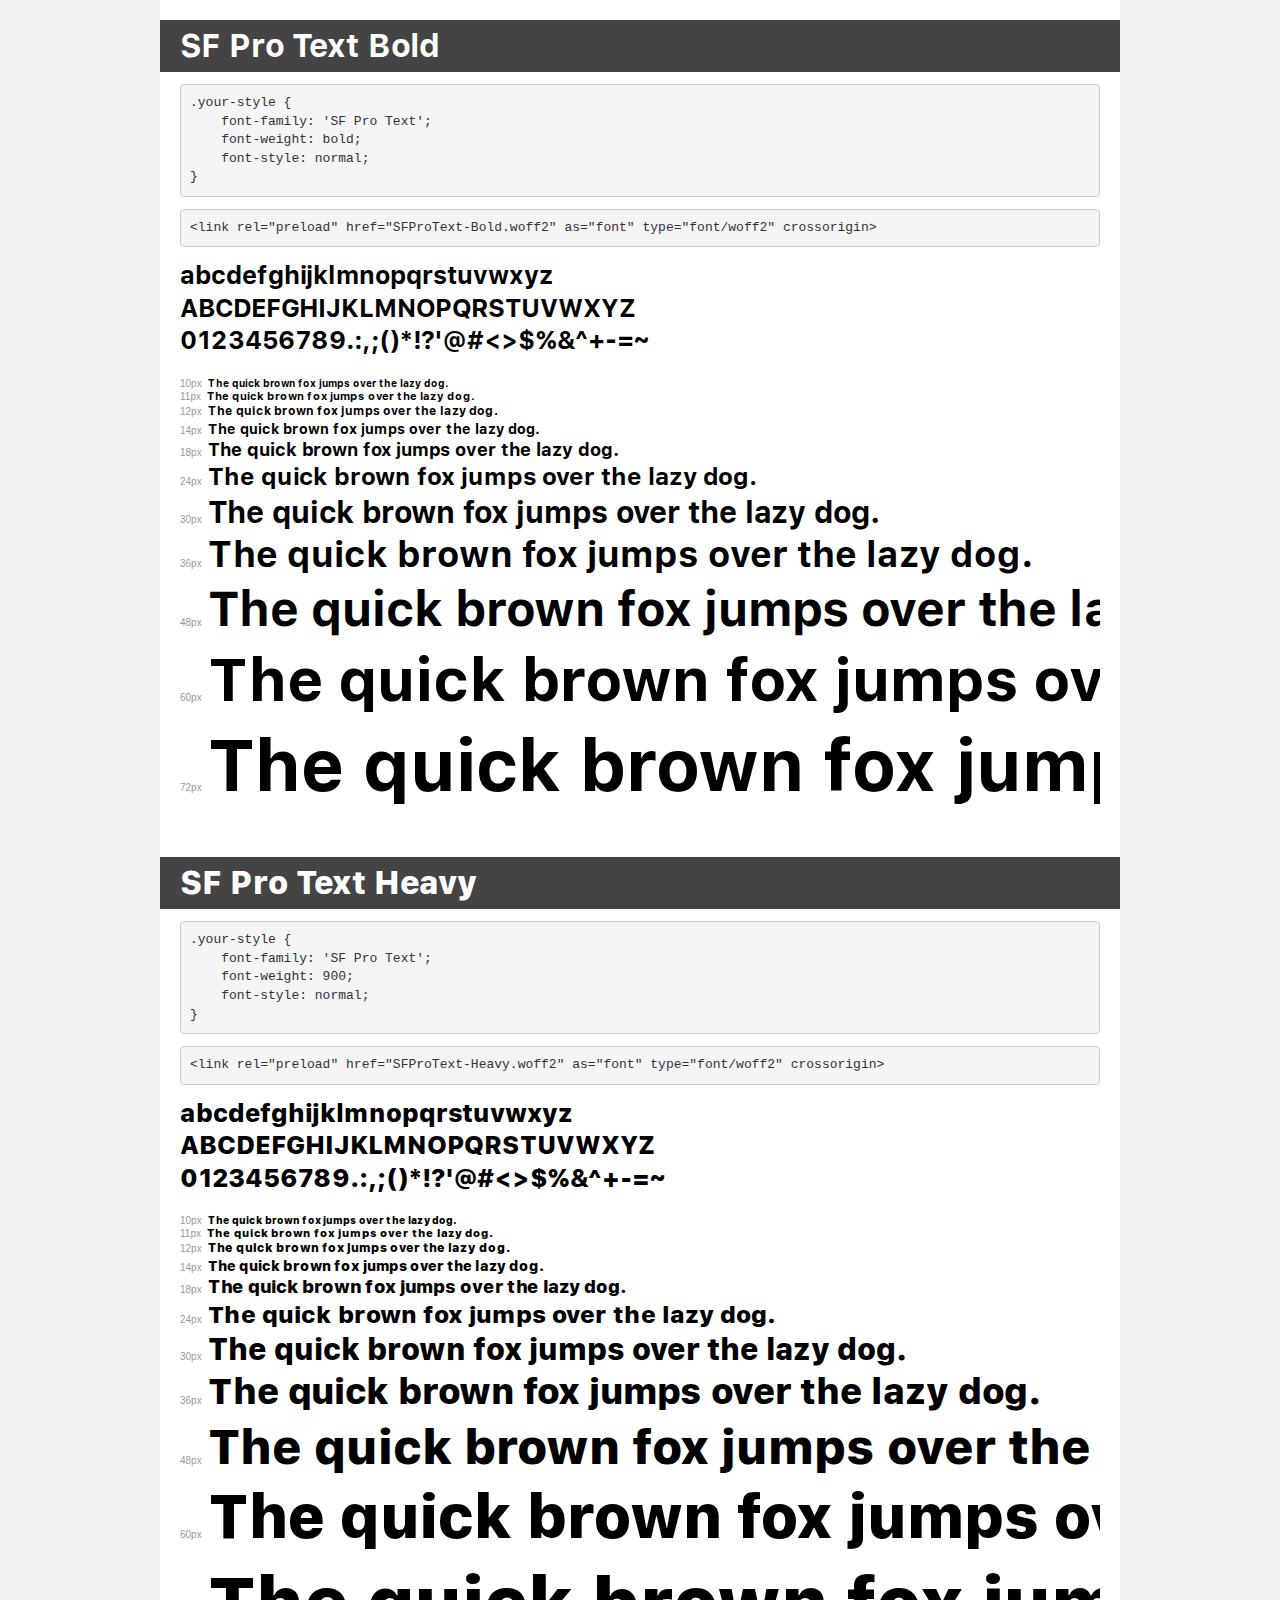
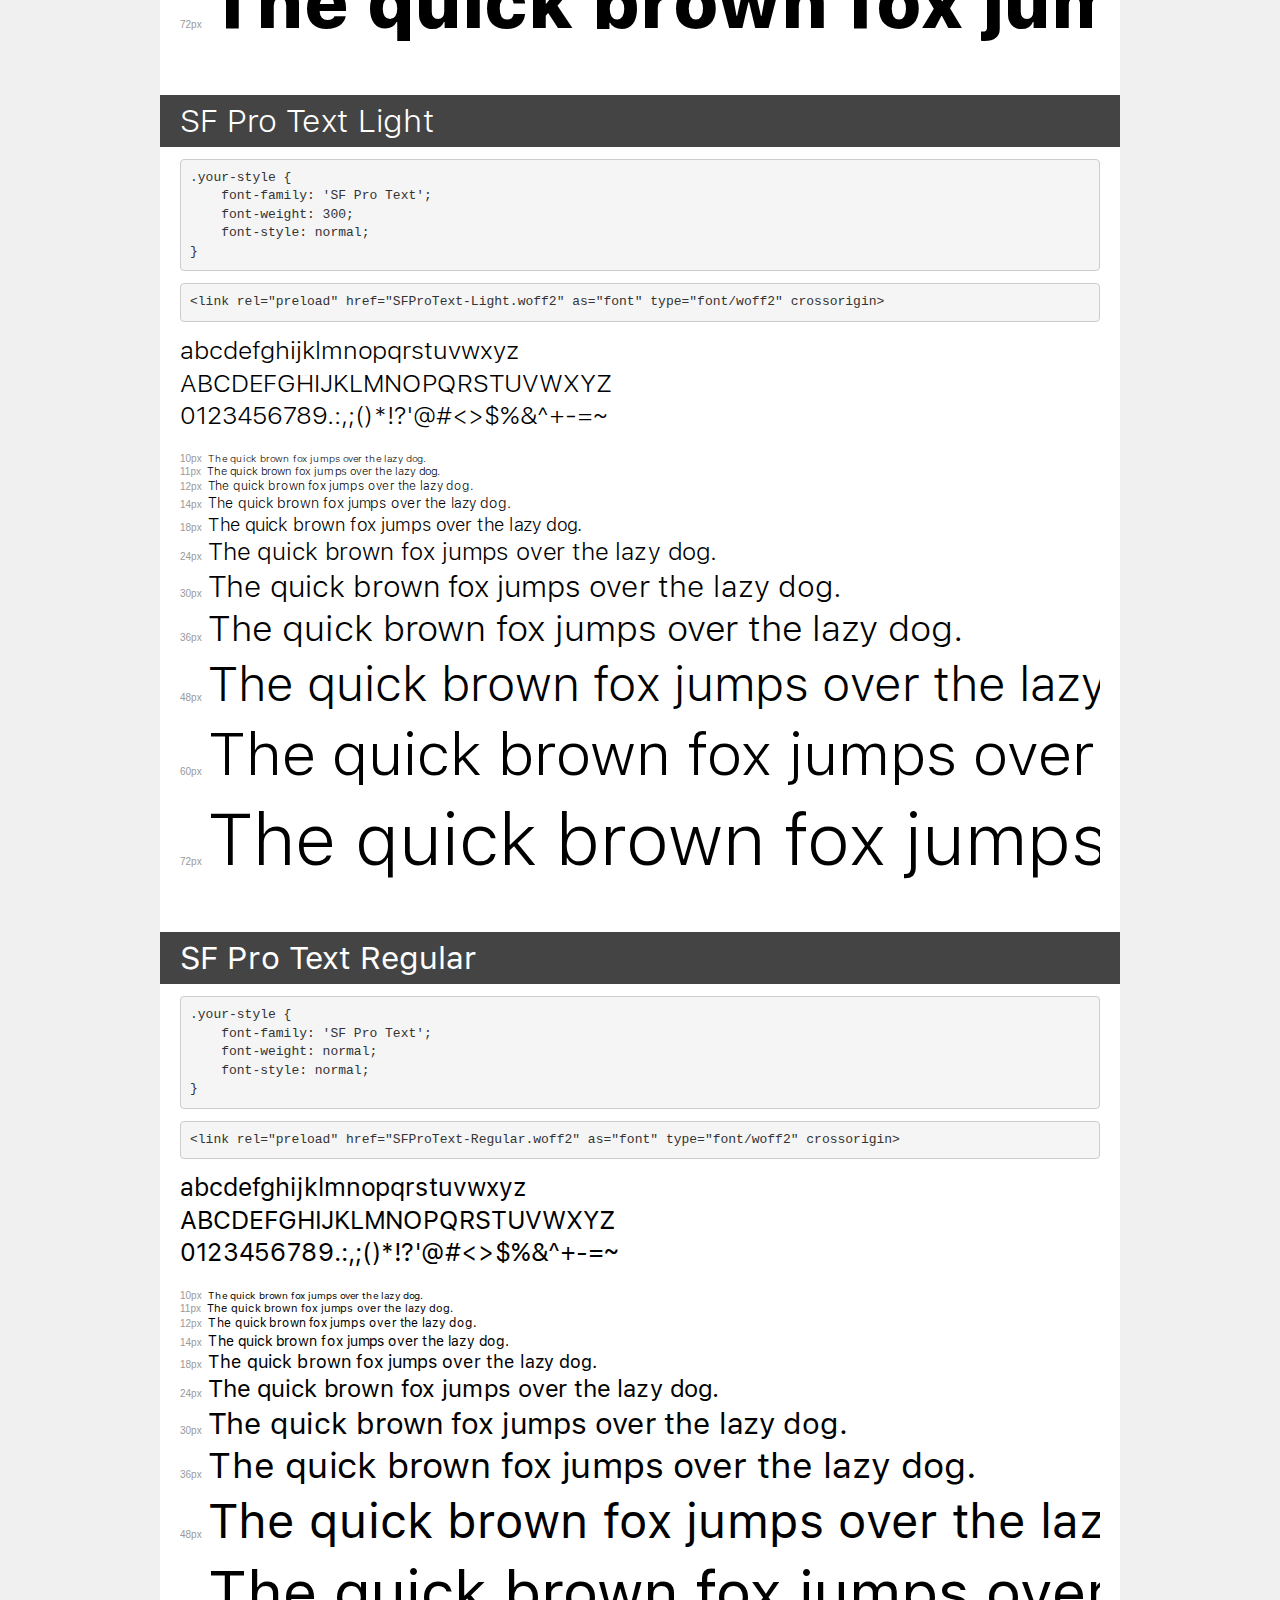
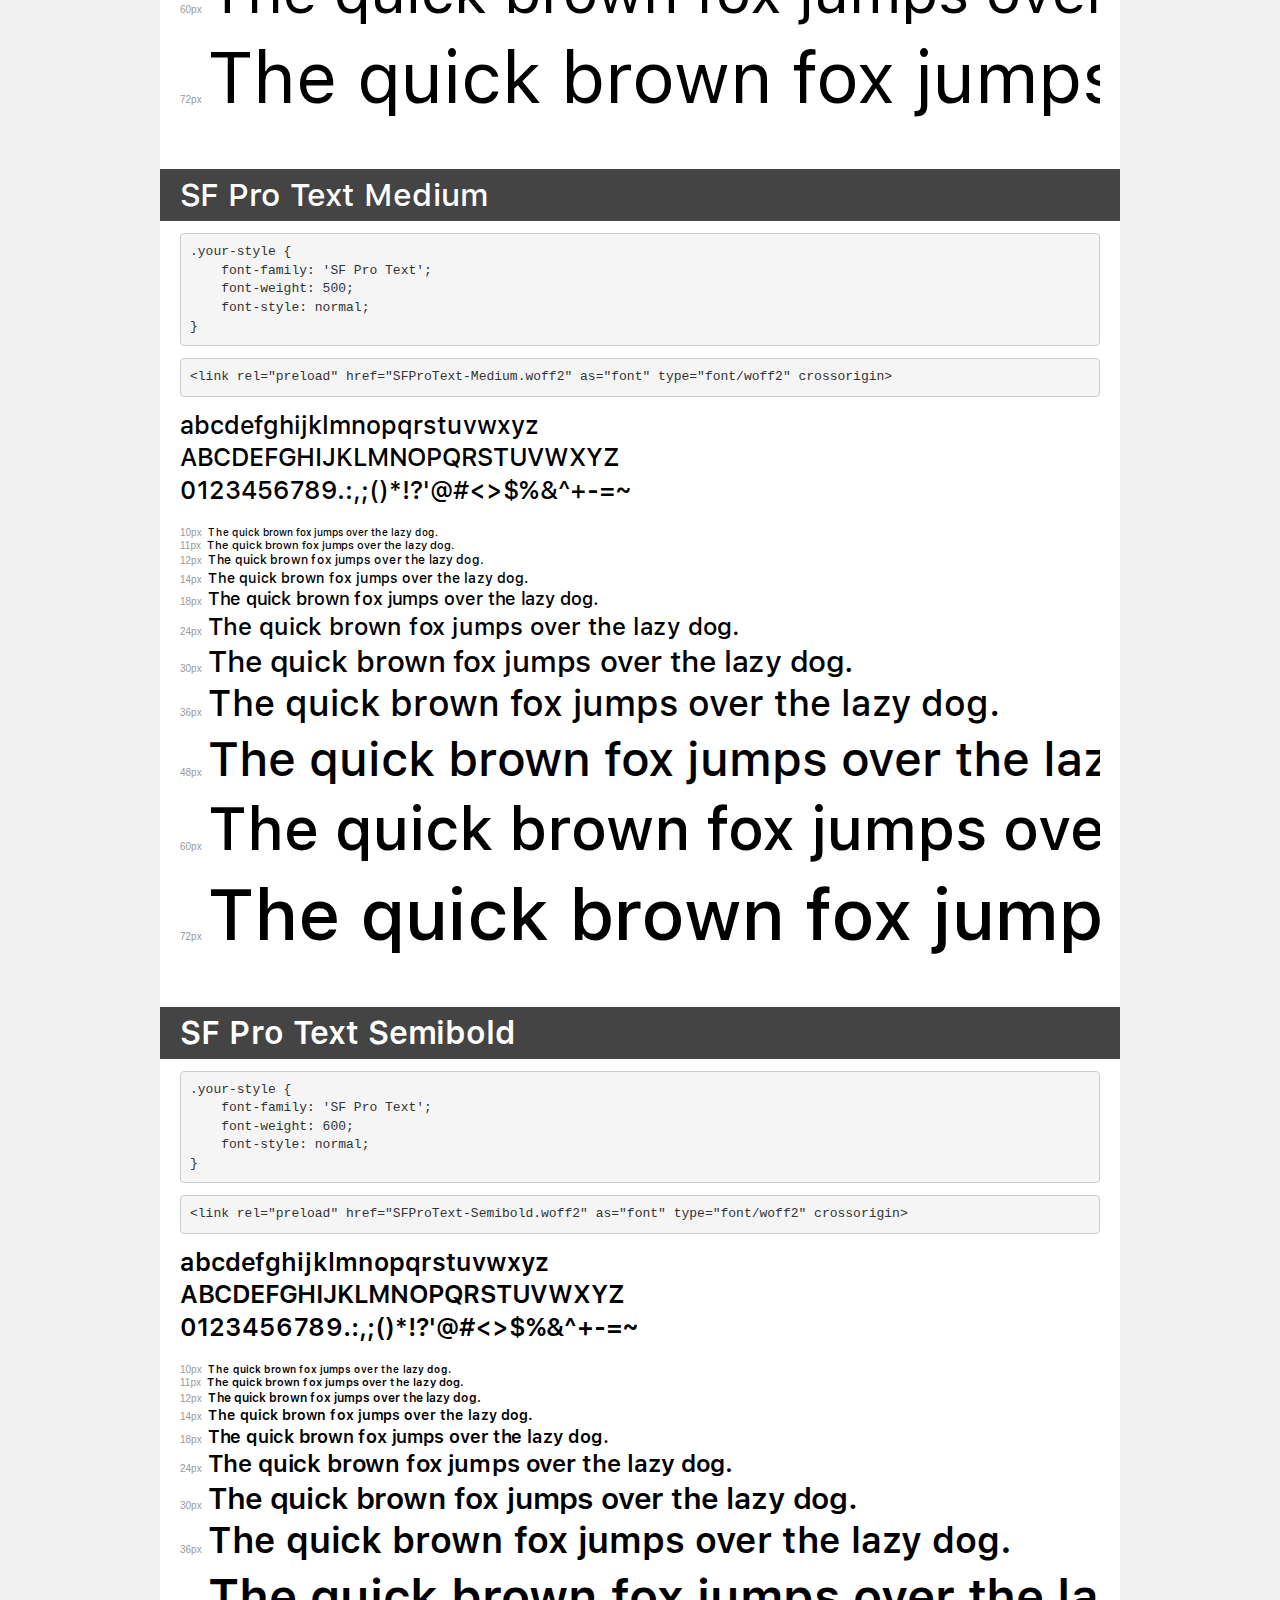
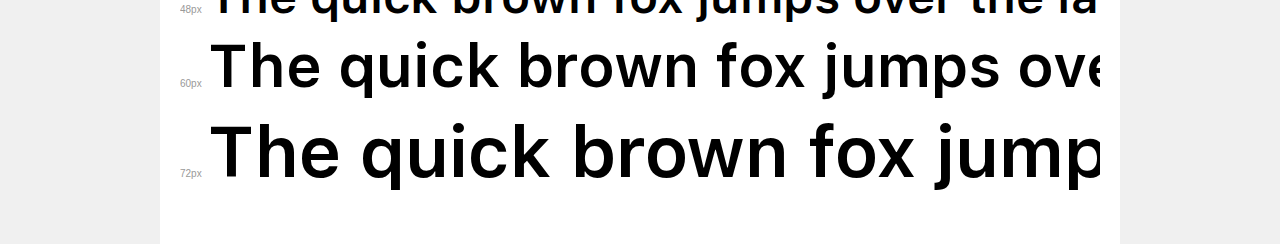
<file: fonts/demo.html>
<!DOCTYPE html>
<html lang="en">
<head>
    <meta charset="utf-8">
    <meta http-equiv="X-UA-Compatible" content="IE=edge">
    <meta name="viewport" content="width=device-width, initial-scale=1">
    <meta name="robots" content="noindex, noarchive">
    <meta name="format-detection" content="telephone=no">
    <title>Transfonter demo</title>
    <link href="stylesheet.css" rel="stylesheet">
    <style>
        /*
        http://meyerweb.com/eric/tools/css/reset/
        v2.0 | 20110126
        License: none (public domain)
        */
        html, body, div, span, applet, object, iframe,
        h1, h2, h3, h4, h5, h6, p, blockquote, pre,
        a, abbr, acronym, address, big, cite, code,
        del, dfn, em, img, ins, kbd, q, s, samp,
        small, strike, strong, sub, sup, tt, var,
        b, u, i, center,
        dl, dt, dd, ol, ul, li,
        fieldset, form, label, legend,
        table, caption, tbody, tfoot, thead, tr, th, td,
        article, aside, canvas, details, embed,
        figure, figcaption, footer, header, hgroup,
        menu, nav, output, ruby, section, summary,
        time, mark, audio, video {
            margin: 0;
            padding: 0;
            border: 0;
            font-size: 100%;
            font: inherit;
            vertical-align: baseline;
        }
        /* HTML5 display-role reset for older browsers */
        article, aside, details, figcaption, figure,
        footer, header, hgroup, menu, nav, section {
            display: block;
        }
        body {
            line-height: 1;
        }
        ol, ul {
            list-style: none;
        }
        blockquote, q {
            quotes: none;
        }
        blockquote:before, blockquote:after,
        q:before, q:after {
            content: '';
            content: none;
        }
        table {
            border-collapse: collapse;
            border-spacing: 0;
        }
        /* demo styles */
        body {
            background: #f0f0f0;
            color: #000;
        }
        .page {
            background: #fff;
            width: 920px;
            margin: 0 auto;
            padding: 20px 20px 0 20px;
            overflow: hidden;
        }
        .font-container {
            overflow-x: auto;
            overflow-y: hidden;
            margin-bottom: 40px;
            line-height: 1.3;
            white-space: nowrap;
            padding-bottom: 5px;
        }
        h1 {
            position: relative;
            background: #444;
            font-size: 32px;
            color: #fff;
            padding: 10px 20px;
            margin: 0 -20px 12px -20px;
        }
        .letters {
            font-size: 25px;
            margin-bottom: 20px;
        }
        .s10:before {
            content: '10px';
        }
        .s11:before {
            content: '11px';
        }
        .s12:before {
            content: '12px';
        }
        .s14:before {
            content: '14px';
        }
        .s18:before {
            content: '18px';
        }
        .s24:before {
            content: '24px';
        }
        .s30:before {
            content: '30px';
        }
        .s36:before {
            content: '36px';
        }
        .s48:before {
            content: '48px';
        }
        .s60:before {
            content: '60px';
        }
        .s72:before {
            content: '72px';
        }
        .s10:before, .s11:before, .s12:before, .s14:before,
        .s18:before, .s24:before, .s30:before, .s36:before,
        .s48:before, .s60:before, .s72:before {
            font-family: Arial, sans-serif;
            font-size: 10px;
            font-weight: normal;
            font-style: normal;
            color: #999;
            padding-right: 6px;
        }
        pre {
            display: block;
            padding: 9px;
            margin: 0 0 12px;
            font-family: Monaco, Menlo, Consolas, "Courier New", monospace;
            font-size: 13px;
            line-height: 1.428571429;
            color: #333;
            font-weight: normal;
            font-style: normal;
            background-color: #f5f5f5;
            border: 1px solid #ccc;
            overflow-x: auto;
            border-radius: 4px;
        }
        /* responsive */
        @media (max-width: 959px) {
            .page {
                width: auto;
                margin: 0;
            }
        }
    </style>
</head>
<body>
<div class="page">
    <div class="demo">
        <h1 style="font-family: 'SF Pro Text'; font-weight: bold; font-style: normal;">SF Pro Text Bold</h1>
        <pre title="Usage">.your-style {
    font-family: 'SF Pro Text';
    font-weight: bold;
    font-style: normal;
}</pre>
        <pre title="Preload (optional)">
&lt;link rel=&quot;preload&quot; href=&quot;SFProText-Bold.woff2&quot; as=&quot;font&quot; type=&quot;font/woff2&quot; crossorigin&gt;</pre>
        <div class="font-container" style="font-family: 'SF Pro Text'; font-weight: bold; font-style: normal;">
            <p class="letters">
                abcdefghijklmnopqrstuvwxyz<br>
ABCDEFGHIJKLMNOPQRSTUVWXYZ<br>
                0123456789.:,;()*!?'@#&lt;&gt;$%&^+-=~
            </p>
            <p class="s10" style="font-size: 10px;">The quick brown fox jumps over the lazy dog.</p>
            <p class="s11" style="font-size: 11px;">The quick brown fox jumps over the lazy dog.</p>
            <p class="s12" style="font-size: 12px;">The quick brown fox jumps over the lazy dog.</p>
            <p class="s14" style="font-size: 14px;">The quick brown fox jumps over the lazy dog.</p>
            <p class="s18" style="font-size: 18px;">The quick brown fox jumps over the lazy dog.</p>
            <p class="s24" style="font-size: 24px;">The quick brown fox jumps over the lazy dog.</p>
            <p class="s30" style="font-size: 30px;">The quick brown fox jumps over the lazy dog.</p>
            <p class="s36" style="font-size: 36px;">The quick brown fox jumps over the lazy dog.</p>
            <p class="s48" style="font-size: 48px;">The quick brown fox jumps over the lazy dog.</p>
            <p class="s60" style="font-size: 60px;">The quick brown fox jumps over the lazy dog.</p>
            <p class="s72" style="font-size: 72px;">The quick brown fox jumps over the lazy dog.</p>
        </div>
    </div>

    <div class="demo">
        <h1 style="font-family: 'SF Pro Text'; font-weight: 900; font-style: normal;">SF Pro Text Heavy</h1>
        <pre title="Usage">.your-style {
    font-family: 'SF Pro Text';
    font-weight: 900;
    font-style: normal;
}</pre>
        <pre title="Preload (optional)">
&lt;link rel=&quot;preload&quot; href=&quot;SFProText-Heavy.woff2&quot; as=&quot;font&quot; type=&quot;font/woff2&quot; crossorigin&gt;</pre>
        <div class="font-container" style="font-family: 'SF Pro Text'; font-weight: 900; font-style: normal;">
            <p class="letters">
                abcdefghijklmnopqrstuvwxyz<br>
ABCDEFGHIJKLMNOPQRSTUVWXYZ<br>
                0123456789.:,;()*!?'@#&lt;&gt;$%&^+-=~
            </p>
            <p class="s10" style="font-size: 10px;">The quick brown fox jumps over the lazy dog.</p>
            <p class="s11" style="font-size: 11px;">The quick brown fox jumps over the lazy dog.</p>
            <p class="s12" style="font-size: 12px;">The quick brown fox jumps over the lazy dog.</p>
            <p class="s14" style="font-size: 14px;">The quick brown fox jumps over the lazy dog.</p>
            <p class="s18" style="font-size: 18px;">The quick brown fox jumps over the lazy dog.</p>
            <p class="s24" style="font-size: 24px;">The quick brown fox jumps over the lazy dog.</p>
            <p class="s30" style="font-size: 30px;">The quick brown fox jumps over the lazy dog.</p>
            <p class="s36" style="font-size: 36px;">The quick brown fox jumps over the lazy dog.</p>
            <p class="s48" style="font-size: 48px;">The quick brown fox jumps over the lazy dog.</p>
            <p class="s60" style="font-size: 60px;">The quick brown fox jumps over the lazy dog.</p>
            <p class="s72" style="font-size: 72px;">The quick brown fox jumps over the lazy dog.</p>
        </div>
    </div>

    <div class="demo">
        <h1 style="font-family: 'SF Pro Text'; font-weight: 300; font-style: normal;">SF Pro Text Light</h1>
        <pre title="Usage">.your-style {
    font-family: 'SF Pro Text';
    font-weight: 300;
    font-style: normal;
}</pre>
        <pre title="Preload (optional)">
&lt;link rel=&quot;preload&quot; href=&quot;SFProText-Light.woff2&quot; as=&quot;font&quot; type=&quot;font/woff2&quot; crossorigin&gt;</pre>
        <div class="font-container" style="font-family: 'SF Pro Text'; font-weight: 300; font-style: normal;">
            <p class="letters">
                abcdefghijklmnopqrstuvwxyz<br>
ABCDEFGHIJKLMNOPQRSTUVWXYZ<br>
                0123456789.:,;()*!?'@#&lt;&gt;$%&^+-=~
            </p>
            <p class="s10" style="font-size: 10px;">The quick brown fox jumps over the lazy dog.</p>
            <p class="s11" style="font-size: 11px;">The quick brown fox jumps over the lazy dog.</p>
            <p class="s12" style="font-size: 12px;">The quick brown fox jumps over the lazy dog.</p>
            <p class="s14" style="font-size: 14px;">The quick brown fox jumps over the lazy dog.</p>
            <p class="s18" style="font-size: 18px;">The quick brown fox jumps over the lazy dog.</p>
            <p class="s24" style="font-size: 24px;">The quick brown fox jumps over the lazy dog.</p>
            <p class="s30" style="font-size: 30px;">The quick brown fox jumps over the lazy dog.</p>
            <p class="s36" style="font-size: 36px;">The quick brown fox jumps over the lazy dog.</p>
            <p class="s48" style="font-size: 48px;">The quick brown fox jumps over the lazy dog.</p>
            <p class="s60" style="font-size: 60px;">The quick brown fox jumps over the lazy dog.</p>
            <p class="s72" style="font-size: 72px;">The quick brown fox jumps over the lazy dog.</p>
        </div>
    </div>

    <div class="demo">
        <h1 style="font-family: 'SF Pro Text'; font-weight: normal; font-style: normal;">SF Pro Text Regular</h1>
        <pre title="Usage">.your-style {
    font-family: 'SF Pro Text';
    font-weight: normal;
    font-style: normal;
}</pre>
        <pre title="Preload (optional)">
&lt;link rel=&quot;preload&quot; href=&quot;SFProText-Regular.woff2&quot; as=&quot;font&quot; type=&quot;font/woff2&quot; crossorigin&gt;</pre>
        <div class="font-container" style="font-family: 'SF Pro Text'; font-weight: normal; font-style: normal;">
            <p class="letters">
                abcdefghijklmnopqrstuvwxyz<br>
ABCDEFGHIJKLMNOPQRSTUVWXYZ<br>
                0123456789.:,;()*!?'@#&lt;&gt;$%&^+-=~
            </p>
            <p class="s10" style="font-size: 10px;">The quick brown fox jumps over the lazy dog.</p>
            <p class="s11" style="font-size: 11px;">The quick brown fox jumps over the lazy dog.</p>
            <p class="s12" style="font-size: 12px;">The quick brown fox jumps over the lazy dog.</p>
            <p class="s14" style="font-size: 14px;">The quick brown fox jumps over the lazy dog.</p>
            <p class="s18" style="font-size: 18px;">The quick brown fox jumps over the lazy dog.</p>
            <p class="s24" style="font-size: 24px;">The quick brown fox jumps over the lazy dog.</p>
            <p class="s30" style="font-size: 30px;">The quick brown fox jumps over the lazy dog.</p>
            <p class="s36" style="font-size: 36px;">The quick brown fox jumps over the lazy dog.</p>
            <p class="s48" style="font-size: 48px;">The quick brown fox jumps over the lazy dog.</p>
            <p class="s60" style="font-size: 60px;">The quick brown fox jumps over the lazy dog.</p>
            <p class="s72" style="font-size: 72px;">The quick brown fox jumps over the lazy dog.</p>
        </div>
    </div>

    <div class="demo">
        <h1 style="font-family: 'SF Pro Text'; font-weight: 500; font-style: normal;">SF Pro Text Medium</h1>
        <pre title="Usage">.your-style {
    font-family: 'SF Pro Text';
    font-weight: 500;
    font-style: normal;
}</pre>
        <pre title="Preload (optional)">
&lt;link rel=&quot;preload&quot; href=&quot;SFProText-Medium.woff2&quot; as=&quot;font&quot; type=&quot;font/woff2&quot; crossorigin&gt;</pre>
        <div class="font-container" style="font-family: 'SF Pro Text'; font-weight: 500; font-style: normal;">
            <p class="letters">
                abcdefghijklmnopqrstuvwxyz<br>
ABCDEFGHIJKLMNOPQRSTUVWXYZ<br>
                0123456789.:,;()*!?'@#&lt;&gt;$%&^+-=~
            </p>
            <p class="s10" style="font-size: 10px;">The quick brown fox jumps over the lazy dog.</p>
            <p class="s11" style="font-size: 11px;">The quick brown fox jumps over the lazy dog.</p>
            <p class="s12" style="font-size: 12px;">The quick brown fox jumps over the lazy dog.</p>
            <p class="s14" style="font-size: 14px;">The quick brown fox jumps over the lazy dog.</p>
            <p class="s18" style="font-size: 18px;">The quick brown fox jumps over the lazy dog.</p>
            <p class="s24" style="font-size: 24px;">The quick brown fox jumps over the lazy dog.</p>
            <p class="s30" style="font-size: 30px;">The quick brown fox jumps over the lazy dog.</p>
            <p class="s36" style="font-size: 36px;">The quick brown fox jumps over the lazy dog.</p>
            <p class="s48" style="font-size: 48px;">The quick brown fox jumps over the lazy dog.</p>
            <p class="s60" style="font-size: 60px;">The quick brown fox jumps over the lazy dog.</p>
            <p class="s72" style="font-size: 72px;">The quick brown fox jumps over the lazy dog.</p>
        </div>
    </div>

    <div class="demo">
        <h1 style="font-family: 'SF Pro Text'; font-weight: 600; font-style: normal;">SF Pro Text Semibold</h1>
        <pre title="Usage">.your-style {
    font-family: 'SF Pro Text';
    font-weight: 600;
    font-style: normal;
}</pre>
        <pre title="Preload (optional)">
&lt;link rel=&quot;preload&quot; href=&quot;SFProText-Semibold.woff2&quot; as=&quot;font&quot; type=&quot;font/woff2&quot; crossorigin&gt;</pre>
        <div class="font-container" style="font-family: 'SF Pro Text'; font-weight: 600; font-style: normal;">
            <p class="letters">
                abcdefghijklmnopqrstuvwxyz<br>
ABCDEFGHIJKLMNOPQRSTUVWXYZ<br>
                0123456789.:,;()*!?'@#&lt;&gt;$%&^+-=~
            </p>
            <p class="s10" style="font-size: 10px;">The quick brown fox jumps over the lazy dog.</p>
            <p class="s11" style="font-size: 11px;">The quick brown fox jumps over the lazy dog.</p>
            <p class="s12" style="font-size: 12px;">The quick brown fox jumps over the lazy dog.</p>
            <p class="s14" style="font-size: 14px;">The quick brown fox jumps over the lazy dog.</p>
            <p class="s18" style="font-size: 18px;">The quick brown fox jumps over the lazy dog.</p>
            <p class="s24" style="font-size: 24px;">The quick brown fox jumps over the lazy dog.</p>
            <p class="s30" style="font-size: 30px;">The quick brown fox jumps over the lazy dog.</p>
            <p class="s36" style="font-size: 36px;">The quick brown fox jumps over the lazy dog.</p>
            <p class="s48" style="font-size: 48px;">The quick brown fox jumps over the lazy dog.</p>
            <p class="s60" style="font-size: 60px;">The quick brown fox jumps over the lazy dog.</p>
            <p class="s72" style="font-size: 72px;">The quick brown fox jumps over the lazy dog.</p>
        </div>
    </div>

</div>
</body>
</html>
</file>
<file: fonts/stylesheet.css>
@font-face {
    font-family: 'SF Pro Text';
    src: url('SFProText-Bold.woff2') format('woff2'),
        url('SFProText-Bold.woff') format('woff');
    font-weight: bold;
    font-style: normal;
    font-display: swap;
}

@font-face {
    font-family: 'SF Pro Text';
    src: url('SFProText-Heavy.woff2') format('woff2'),
        url('SFProText-Heavy.woff') format('woff');
    font-weight: 900;
    font-style: normal;
    font-display: swap;
}

@font-face {
    font-family: 'SF Pro Text';
    src: url('SFProText-Light.woff2') format('woff2'),
        url('SFProText-Light.woff') format('woff');
    font-weight: 300;
    font-style: normal;
    font-display: swap;
}

@font-face {
    font-family: 'SF Pro Text';
    src: url('SFProText-Regular.woff2') format('woff2'),
        url('SFProText-Regular.woff') format('woff');
    font-weight: normal;
    font-style: normal;
    font-display: swap;
}

@font-face {
    font-family: 'SF Pro Text';
    src: url('SFProText-Medium.woff2') format('woff2'),
        url('SFProText-Medium.woff') format('woff');
    font-weight: 500;
    font-style: normal;
    font-display: swap;
}

@font-face {
    font-family: 'SF Pro Text';
    src: url('SFProText-Semibold.woff2') format('woff2'),
        url('SFProText-Semibold.woff') format('woff');
    font-weight: 600;
    font-style: normal;
    font-display: swap;
}
</file>
